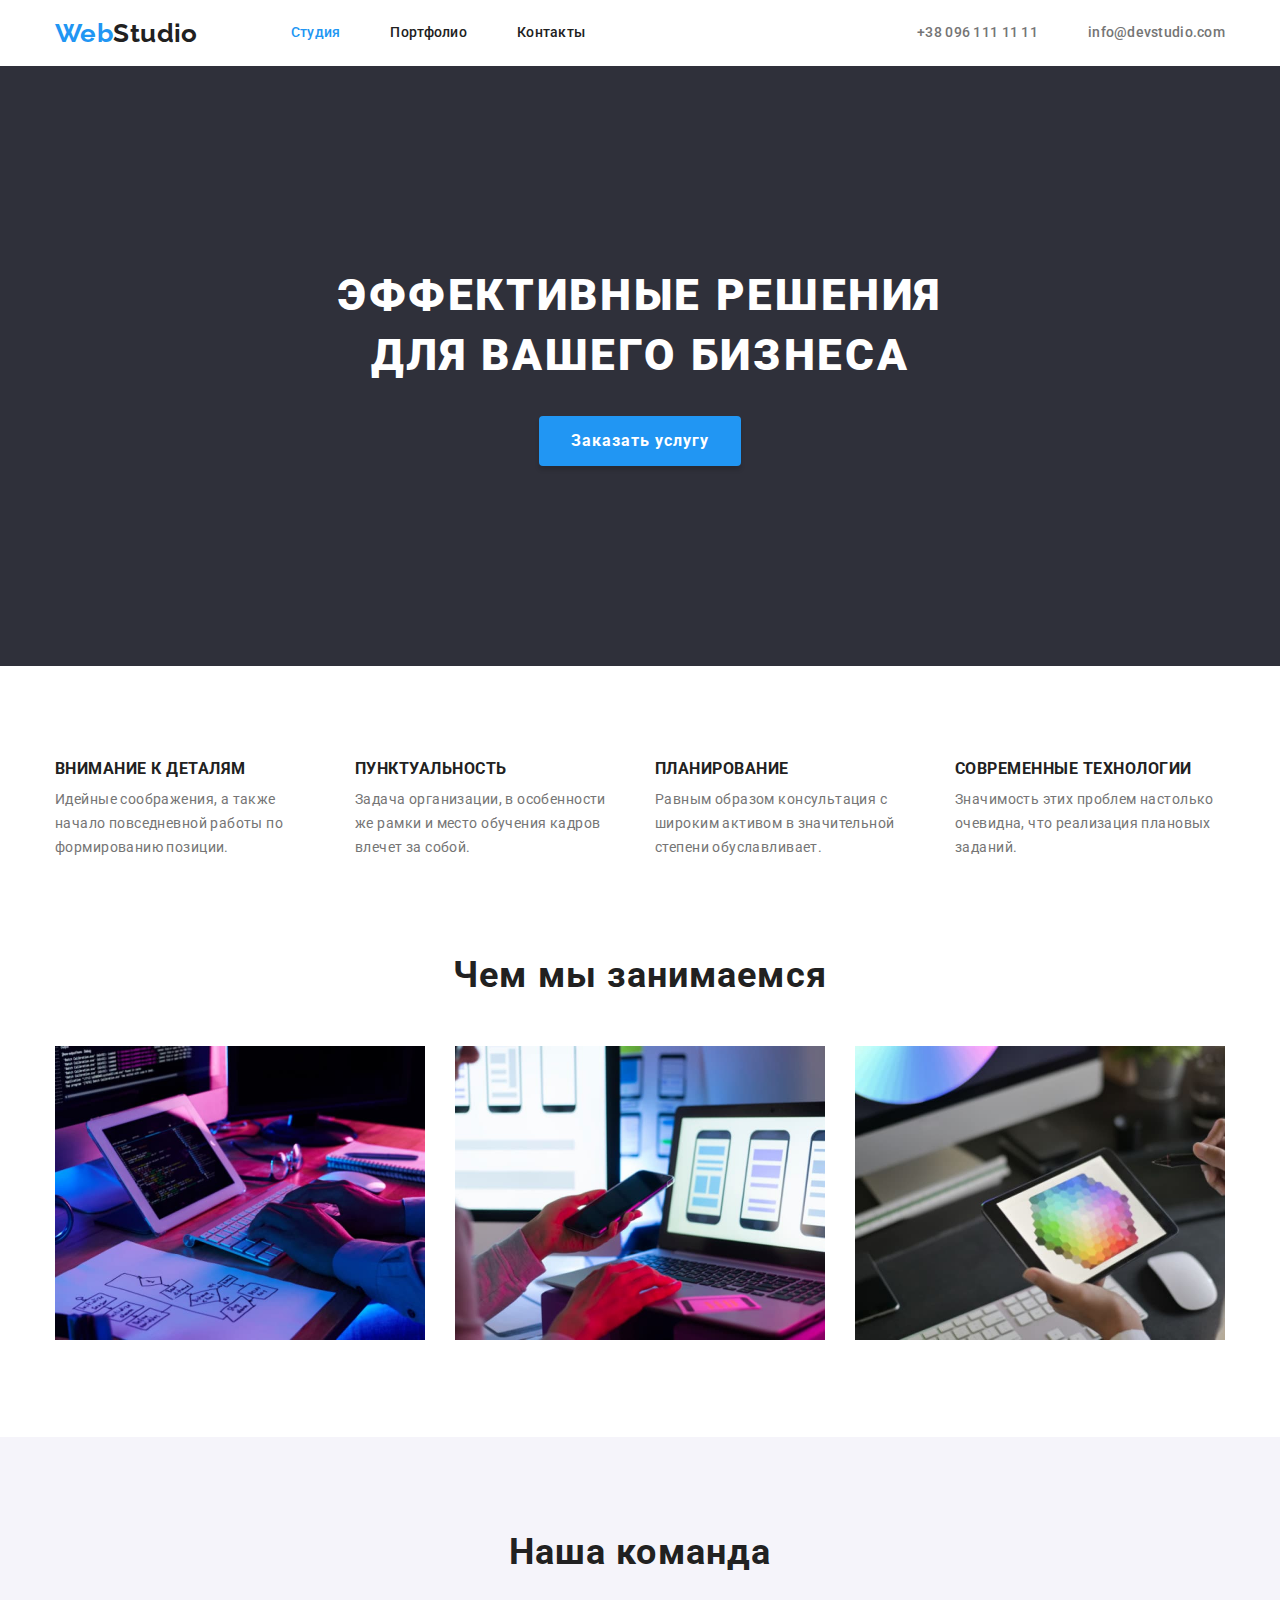
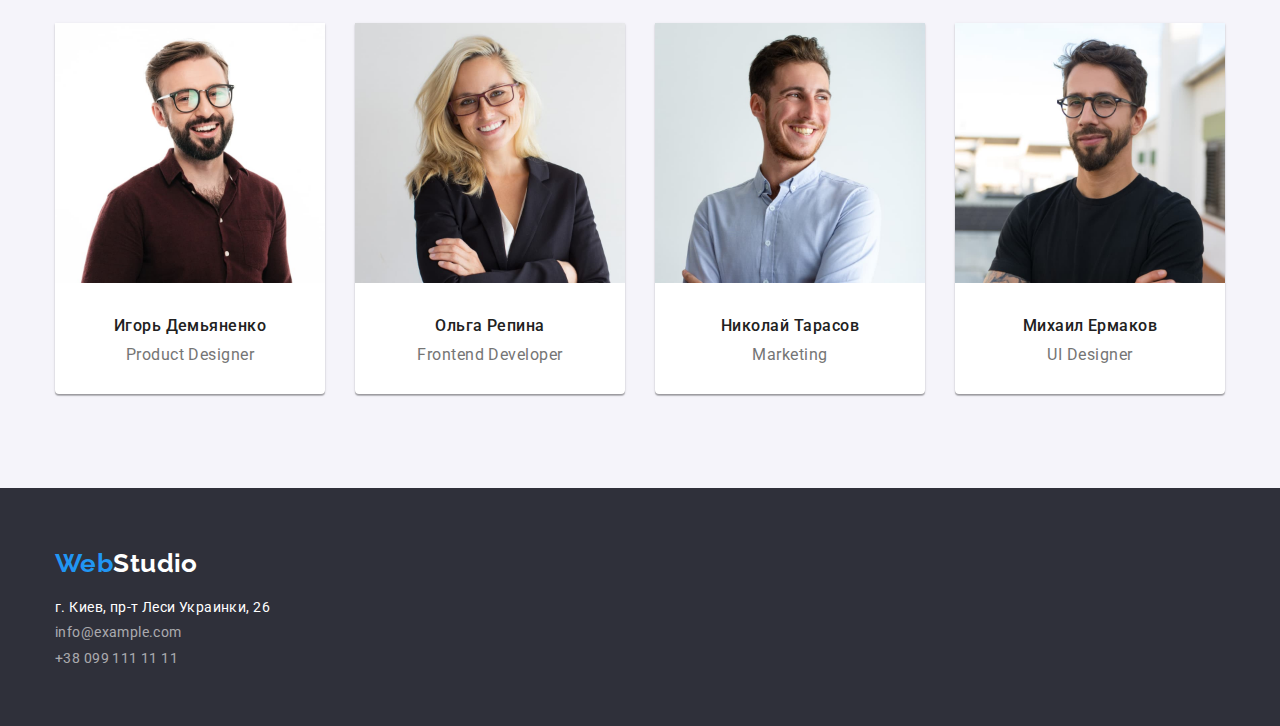
<file: index.html>
<!DOCTYPE html>
<html lang="en">
  <head>
    <meta charset="UTF-8" />
    <meta name="viewport" content="width=device-width, initial-scale=1.0" />
    <meta http-equiv="X-UA-Compatible" content="ie=edge" />
    <title>WebStudio</title>
    <link
      href="https://fonts.googleapis.com/css2?family=Raleway:wght@700&family=Roboto:wght@400;500;700;900&display=swap"
      rel="stylesheet"
    />
    <link
      rel="stylesheet"
      href="https://cdnjs.cloudflare.com/ajax/libs/modern-normalize/1.1.0/modern-normalize.min.css"
    />
    <link rel="stylesheet" href="./css/style.css" />
  </head>
  <body>
    <header class="header-page">
      <div class="container main-header">
        <nav class="header-nav-list">
          <a href="#" class="logo"><span class="logo-accent">Web</span>Studio</a>
          <ul class="site-nav list">
            <li class="item"><a href="./index.html" class="link current">Студия</a></li>
            <li class="item"><a href="./portfolio.html" class="link">Портфолио</a></li>
            <li class="item"><a href="#" class="link">Контакты</a></li>
          </ul>
        </nav>
        <ul class="site-contacts list">
          <li class="item"><a href="#" class="link">+38 096 111 11 11</a></li>
          <li class="item"><a href="#" class="link">info@devstudio.com</a></li>
        </ul>
      </div>
    </header>
    <main>
      <section class="services">
        <div class="content">
          <h1 class="services-title">Эффективные решения для вашего бизнеса</h1>
          <button class="services-btn">Заказать услугу</button>
        </div>
      </section>
      <section class="features">
        <div class="container">
          <ul class="features-list list">
            <li class="item">
              <h3 class="title">Внимание к деталям</h3>
              <p class="desc">
                Идейные соображения, а также начало повседневной работы по формированию позиции.
              </p>
            </li>
            <li class="item">
              <h3 class="title">Пунктуальность</h3>
              <p class="desc">
                Задача организации, в особенности же рамки и место обучения кадров влечет за собой.
              </p>
            </li>
            <li class="item">
              <h3 class="title">Планирование</h3>
              <p class="desc">
                Равным образом консультация с широким активом в значительной степени обуславливает.
              </p>
            </li>
            <li class="item">
              <h3 class="title">Современные технологии</h3>
              <p class="desc">
                Значимость этих проблем настолько очевидна, что реализация плановых заданий.
              </p>
            </li>
          </ul>
        </div>
      </section>
      <section class="works">
        <div class="container">
          <h2 class="section-title">Чем мы занимаемся</h2>
          <ul class="works-list list">
            <li class="item">
              <img src="images/image1.jpg" alt="Работа на планшете" width="370" />
            </li>
            <li class="item">
              <img src="images/image2.jpg" alt="Работа за ноутбуком" width="370" />
            </li>
            <li class="item">
              <img src="images/image3.jpg" alt="Работа за графическим планшетом" width="370" />
            </li>
          </ul>
        </div>
      </section>
      <section class="staff">
        <div class="container">
          <h2 class="section-title">Наша команда</h2>
          <ul class="staff-list list">
            <li class="item">
              <img class="staff-foto" src="images/avatar1.jpg" width="270" alt="avatar1" />
              <div class="staff-desc-wrp">
                <p class="name">Игорь Демьяненко</p>
                <p class="position">Product Designer</p>
              </div>
            </li>
            <li class="item">
              <img class="staff-foto" src="images/avatar2.jpg" width="270" alt="avatar2" />
              <div class="staff-desc-wrp">
                <p class="name">Ольга Репина</p>
                <p class="position">Frontend Developer</p>
              </div>
            </li>
            <li class="item">
              <img class="staff-foto" src="images/avatar3.jpg" width="270" alt="avatar3" />
              <div class="staff-desc-wrp">
                <p class="name">Николай Тарасов</p>
                <p class="position">Marketing</p>
              </div>
            </li>
            <li class="item">
              <img class="staff-foto" src="images/avatar4.jpg" width="270" alt="avatar4" />
              <div class="staff-desc-wrp">
                <p class="name">Михаил Ермаков</p>
                <p class="position">UI Designer</p>
              </div>
            </li>
          </ul>
        </div>
      </section>
    </main>
    <footer class="footer">
      <div class="container">
        <a href="#" class="logo logo-unique"><span class="logo-accent">Web</span>Studio</a>
        <address class="address-list">
          <ul class="list">
            <li class="item">
              <a href="#" class="link white-color">г. Киев, пр-т Леси Украинки, 26</a>
            </li>
            <li class="item"><a href="info@example.com" class="link">info@example.com</a></li>
            <li class="item"><a href="+380991111111" class="link">+38 099 111 11 11</a></li>
          </ul>
        </address>
      </div>
    </footer>
  </body>
</html>
</file>
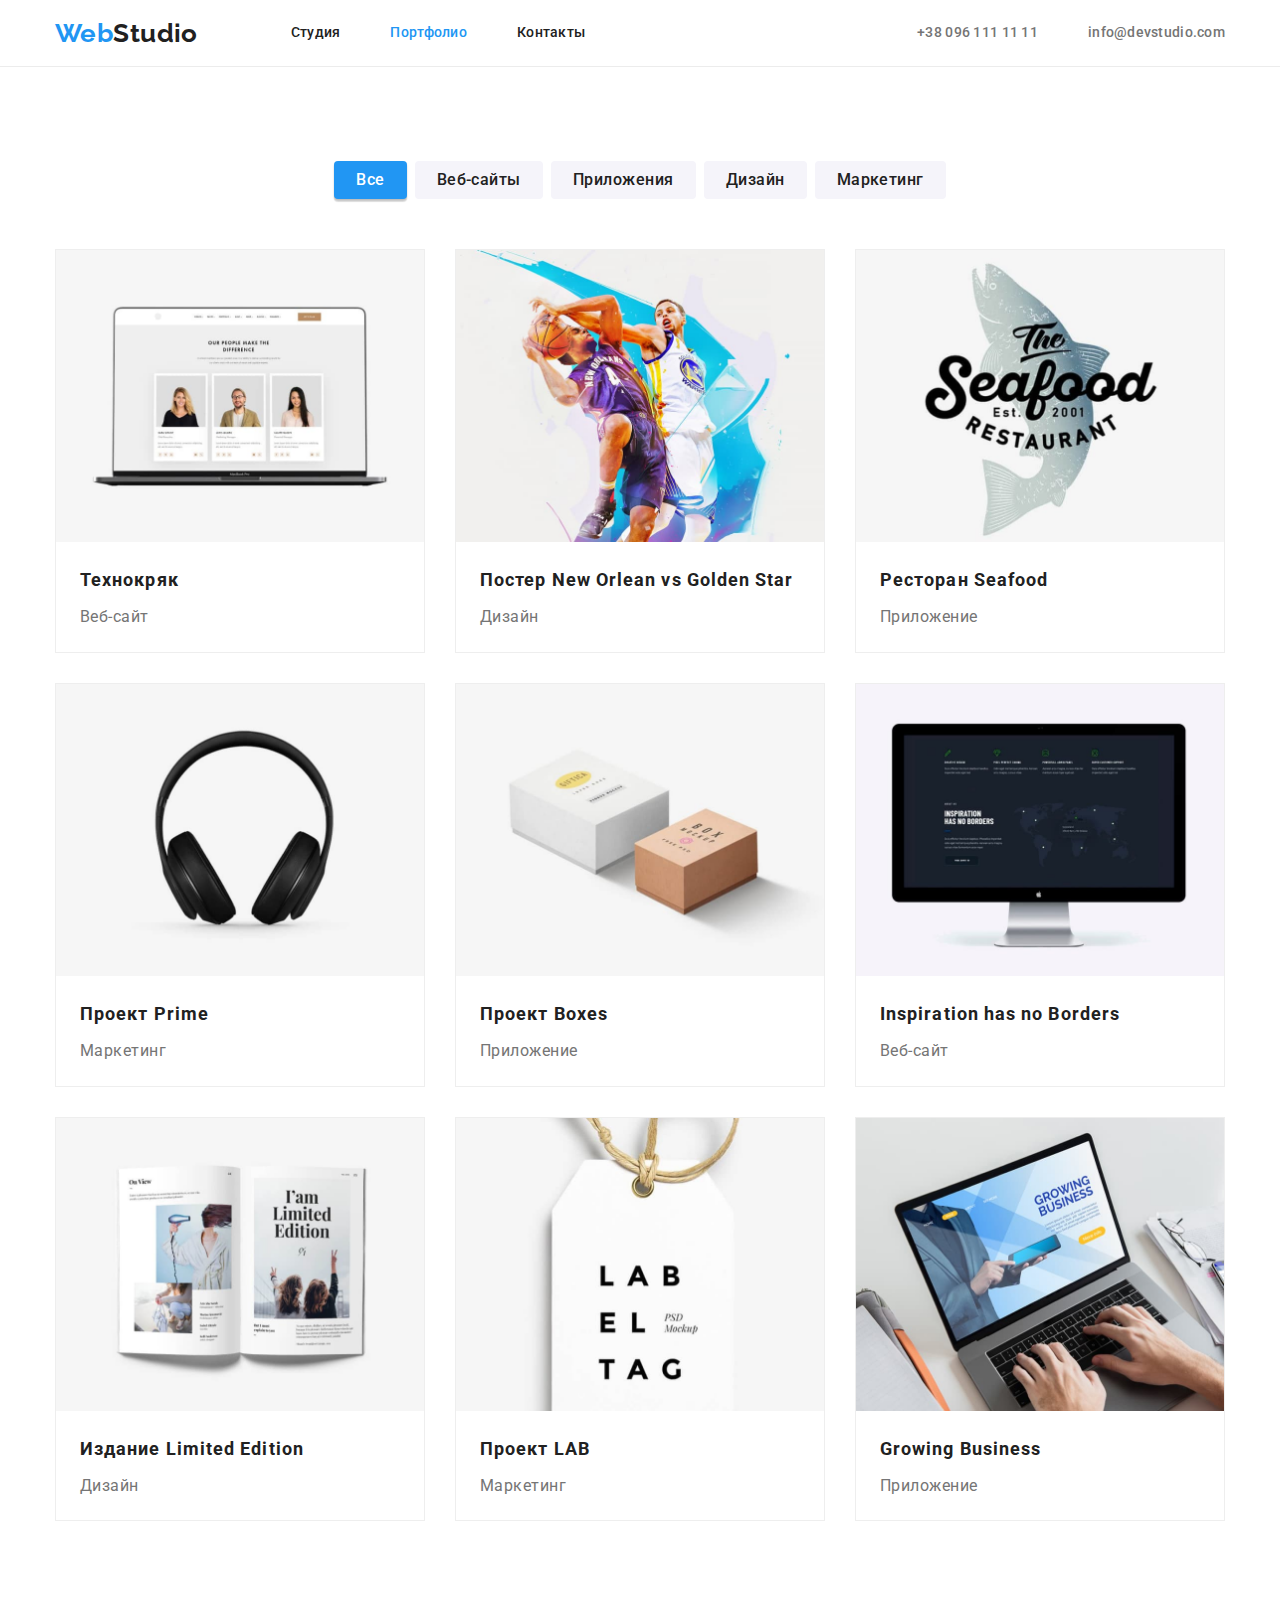
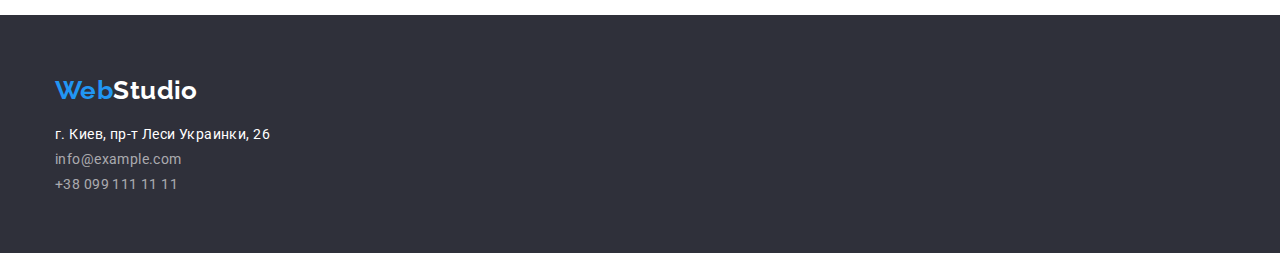
<file: portfolio.html>
<!DOCTYPE html>
<html lang="en">
  <head>
    <meta charset="UTF-8" />
    <meta name="viewport" content="width=device-width, initial-scale=1.0" />
    <meta http-equiv="X-UA-Compatible" content="ie=edge" />
    <title>Portfolio</title>
    <link
      href="https://fonts.googleapis.com/css2?family=Raleway:wght@700&family=Roboto:wght@400;500;700;900&display=swap"
      rel="stylesheet"
    />
    <link
      rel="stylesheet"
      href="https://cdnjs.cloudflare.com/ajax/libs/modern-normalize/1.1.0/modern-normalize.min.css"
    />
    <link rel="stylesheet" href="./css/style.css" />
  </head>
  <body>
    <header class="header-page header-unique">
      <div class="container main-header">
        <nav class="header-nav-list">
          <a href="#" class="logo"><span class="logo-accent">Web</span>Studio</a>
          <ul class="site-nav list">
            <li class="item"><a href="./index.html" class="link">Студия</a></li>
            <li class="item"><a href="./portfolio.html" class="link current">Портфолио</a></li>
            <li class="item"><a href="#" class="link">Контакты</a></li>
          </ul>
        </nav>
        <ul class="site-contacts list">
          <li class="item"><a href="#" class="link">+38 096 111 11 11</a></li>
          <li class="item"><a href="#" class="link">info@devstudio.com</a></li>
        </ul>
      </div>
    </header>
    <main>
      <section class="portfolio">
        <div class="container">
          <ul class="btn-list list">
            <li class="item"><button type="button" class="port-btn current">Все</button></li>
            <li class="item"><button type="button" class="port-btn">Веб-сайты</button></li>
            <li class="item"><button type="button" class="port-btn">Приложения</button></li>
            <li class="item"><button type="button" class="port-btn">Дизайн</button></li>
            <li class="item"><button type="button" class="port-btn">Маркетинг</button></li>
          </ul>
          <ul class="project-list list">
            <li class="list-item">
              <img
                class="list-item-img"
                src="./images/1.jpg"
                alt="laptop"
                width="370"
                height="294"
              />
              <div class="list-item-box">
                <p class="port-name">Технокряк</p>
                <p class="port-type">Веб-сайт</p>
              </div>
            </li>
            <li class="list-item">
              <img
                class="list-item-img"
                src="./images/2.jpg"
                alt="sport"
                width="370"
                height="294"
              />
              <div class="list-item-box">
                <p class="port-name">Постер New Orlean vs Golden Star</p>
                <p class="port-type">Дизайн</p>
              </div>
            </li>
            <li class="list-item">
              <img
                class="list-item-img"
                src="./images/3.jpg"
                alt="seafood"
                width="370"
                height="294"
              />
              <div class="list-item-box">
                <p class="port-name">Ресторан Seafood</p>
                <p class="port-type">Приложение</p>
              </div>
            </li>
            <li class="list-item">
              <img
                class="list-item-img"
                src="./images/4.jpg"
                alt="headphones"
                width="370"
                height="294"
              />
              <div class="list-item-box">
                <p class="port-name">Проект Prime</p>
                <p class="port-type">Маркетинг</p>
              </div>
            </li>
            <li class="list-item">
              <img
                class="list-item-img"
                src="./images/5.jpg"
                alt="boxes"
                width="370"
                height="294"
              />
              <div class="list-item-box">
                <p class="port-name">Проект Boxes</p>
                <p class="port-type">Приложение</p>
              </div>
            </li>
            <li class="list-item">
              <img
                class="list-item-img"
                src="./images/6.jpg"
                alt="monitor"
                width="370"
                height="294"
              />
              <div class="list-item-box">
                <p class="port-name">Inspiration has no Borders</p>
                <p class="port-type">Веб-сайт</p>
              </div>
            </li>
            <li class="list-item">
              <img class="list-item-img" src="./images/7.jpg" alt="book" width="370" height="294" />
              <div class="list-item-box">
                <p class="port-name">Издание Limited Edition</p>
                <p class="port-type">Дизайн</p>
              </div>
            </li>
            <li class="list-item">
              <img
                class="list-item-img"
                src="./images/8.jpg"
                alt="label"
                width="370"
                height="294"
              />
              <div class="list-item-box">
                <p class="port-name">Проект LAB</p>
                <p class="port-type">Маркетинг</p>
              </div>
            </li>
            <li class="list-item">
              <img
                class="list-item-img"
                src="./images/9.jpg"
                alt="laptop"
                width="370"
                height="294"
              />
              <div class="list-item-box">
                <p class="port-name">Growing Business</p>
                <p class="port-type">Приложение</p>
              </div>
            </li>
          </ul>
        </div>
      </section>
    </main>
    <footer class="footer">
      <div class="container">
        <a href="#" class="logo logo-unique"><span class="logo-accent">Web</span>Studio</a>
        <address class="address-list">
          <ul class="list">
            <li class="item">
              <a href="#" class="link white-color">г. Киев, пр-т Леси Украинки, 26</a>
            </li>
            <li class="item"><a href="info@example.com" class="link">info@example.com</a></li>
            <li class="item"><a href="+380991111111" class="link">+38 099 111 11 11</a></li>
          </ul>
        </address>
      </div>
    </footer>
  </body>
</html>
</file>
<file: css/style.css>
:root {
  --primary-text-color: #212121;
  --secondary-text-color: #757575;
  --accent-color: #2196f3;
  --primary-white-color: #ffffff;
  --secondary-bg-color: #2f303a;
  --third-bg-color: #f5f4fa;
}

body {
  background-color: var(--primary-white-color);
  color: var(--primary-text-color);

  font-family: 'Roboto', sans-serif;
  letter-spacing: 0.03em;
  font-size: 14px;
}

h1,
h2,
h3,
h4,
h5,
h6,
p {
  margin: 0;
  padding: 0;
}

.container {
  max-width: 1200px;
  padding: 0 15px;
  margin: 0 auto;
}

.main-header {
  display: flex;
}

.header-nav-list {
  display: flex;
  align-items: center;
}

.header-unique {
  border-bottom: 1px solid #ececec;
}

.logo {
  font-family: Raleway;
  font-style: normal;
  font-weight: 700;
  font-size: 26px;
  line-height: 1.19;
  color: var(--primary-text-color);
  text-decoration: none;
  margin-right: 93px;
}

.logo-accent {
  color: var(--accent-color);
}

.list {
  list-style: none;
  margin: 0;
  padding: 0;
}

.site-nav {
  display: flex;
}

.site-nav .link,
.site-contacts .link {
  display: block;
  font-weight: 500;
  line-height: 1.14;
  letter-spacing: 0.02em;
  color: var(--primary-text-color);
  text-decoration: none;
  padding-top: 25px;
  padding-bottom: 25px;
}

.site-nav .current {
  color: var(--accent-color);
}

.site-contacts {
  display: flex;
  margin-left: auto;
}

.site-contacts .link {
  color: var(--secondary-text-color);
}

.site-nav .link:hover,
.site-contacts .link:hover,
.site-nav .link:focus,
.site-contacts .link:focus {
  color: var(--accent-color);
}

.site-nav .item + .item {
  margin-left: 50px;
}

.site-contacts .item + .item {
  margin-left: 50px;
}

/* Services */

.services {
  background-color: var(--secondary-bg-color);
  text-align: center;
  display: flex;
  justify-content: center;
  padding-top: 200px;
  padding-bottom: 200px;
}

.services .content {
  width: 700px;
}

.services-title {
  font-weight: 900;
  font-size: 44px;
  line-height: 1.36;
  text-align: center;
  letter-spacing: 0.06em;
  text-transform: uppercase;
  color: var(--primary-white-color);
  margin-bottom: 30px;
}

.services-btn {
  font-weight: 700;
  font-size: 16px;
  line-height: 1.87;
  padding: 10px 32px;
  min-width: 200px;
  letter-spacing: 0.06em;
  border: none;
  background-color: var(--accent-color);
  color: var(--primary-white-color);
  cursor: pointer;
  box-shadow: 0px 4px 4px rgba(0, 0, 0, 0.15);
  border-radius: 4px;
}

/* Features */

.features {
  padding-top: 94px;
  padding-bottom: 94px;
}

.features-list {
  display: flex;
}

.features-list .item {
  width: 270px;
}

.features-list .item + .item {
  margin-left: 30px;
}

.features-list .title {
  margin-bottom: 10px;
  font-weight: 700;
  line-height: 1.14;
  letter-spacing: 0.03em;
  text-transform: uppercase;
}

.features-list .desc {
  line-height: 1.71;
  letter-spacing: 0.03em;
  color: var(--secondary-text-color);
}

/* works */

.works {
  padding-bottom: 94px;
}

.section-title {
  font-weight: 700;
  font-size: 36px;
  line-height: 1.17;
  text-align: center;
  letter-spacing: 0.03em;
  margin-bottom: 50px;
}

.works-list {
  display: flex;
}

.works-list .item + .item {
  margin-left: 30px;
}

/* Staff */

.staff {
  padding-top: 94px;
  padding-bottom: 94px;
  background-color: var(--third-bg-color);
}

.staff-list {
  display: flex;
}

.staff-list .item {
  /* padding-bottom: 30px; */
  background-color: var(--primary-white-color);
  box-shadow: 0px 1px 3px rgba(0, 0, 0, 0.12), 0px 1px 1px rgba(0, 0, 0, 0.14),
    0px 2px 1px rgba(0, 0, 0, 0.2);
  border-radius: 0px 0px 4px 4px;
}

.staff-list .item + .item {
  margin-left: 30px;
}

.staff-foto {
  /* margin-bottom: 30px; */
}

.staff-desc-wrp {
  padding: 30px 0;
}

.name {
  font-weight: 500;
  font-size: 16px;
  line-height: 1.19;
  text-align: center;
  margin-bottom: 10px;
  letter-spacing: 0.03em;
}

.position {
  font-size: 16px;
  line-height: 1.19;

  text-align: center;
  letter-spacing: 0.03em;
  color: var(--secondary-text-color);
}

.footer {
  padding-top: 60px;
  padding-bottom: 60px;
  background-color: var(--secondary-bg-color);
}

.footer .link {
  text-decoration: none;
  color: rgba(255, 255, 255, 0.6);
}

.footer .white-color {
  color: var(--primary-white-color);
}

.footer .item + .item {
  margin-top: 9px;
}

.logo-unique {
  display: block;
  color: var(--primary-white-color);
  margin-bottom: 20px;
}

.footer .link:focus,
.footer .link:hover {
  color: var(--accent-color);
}

.address-list {
  font-style: normal;
}

/* Portfolio */

.portfolio {
  padding-top: 94px;
  padding-bottom: 94px;
}

.portfolio .btn-list {
  display: flex;
  justify-content: center;
  margin-bottom: 50px;
}

.portfolio .item + .item {
  margin-left: 8px;
}

.port-btn {
  cursor: pointer;
  background-color: var(--third-bg-color);
  border: none;
  color: var(--primary-text-color);
  font-weight: 500;
  font-size: 16px;
  line-height: 1.62;
  font-family: inherit;
  text-align: center;
  letter-spacing: 0.03em;
  padding: 6px 22px;
  border-radius: 4px;
}

.btn-list .current {
  background-color: var(--accent-color);
  color: var(--primary-white-color);
  box-shadow: 0px 3px 1px rgba(0, 0, 0, 0.1), 0px 1px 2px rgba(0, 0, 0, 0.08),
    0px 2px 2px rgba(0, 0, 0, 0.12);
}

.port-btn:focus,
.port-btn:hover {
  background-color: var(--accent-color);
  color: var(--primary-white-color);
  box-shadow: 0px 3px 1px rgba(0, 0, 0, 0.1), 0px 1px 2px rgba(0, 0, 0, 0.08),
    0px 2px 2px rgba(0, 0, 0, 0.12);
}

.portfolio .project-list {
  display: flex;
  flex-wrap: wrap;
  margin-right: -30px;
  margin-bottom: -30px;
}

.portfolio .list-item {
  flex-basis: calc(100% / 3 - 30px);
  margin-right: 30px;
  margin-bottom: 30px;
  border: 1px solid #eee;
}

.list-item-img {
  display: block;
  max-width: 100%;
  height: auto;
}

.list-item-box {
  padding: 20px 24px;
}

.port-name {
  font-weight: 700;
  font-size: 18px;
  line-height: 2;
  margin-bottom: 4px;
  letter-spacing: 0.06em;
}

.port-type {
  font-size: 16px;
  line-height: 1.86;

  letter-spacing: 0.03em;

  color: var(--secondary-text-color);
}
</file>
